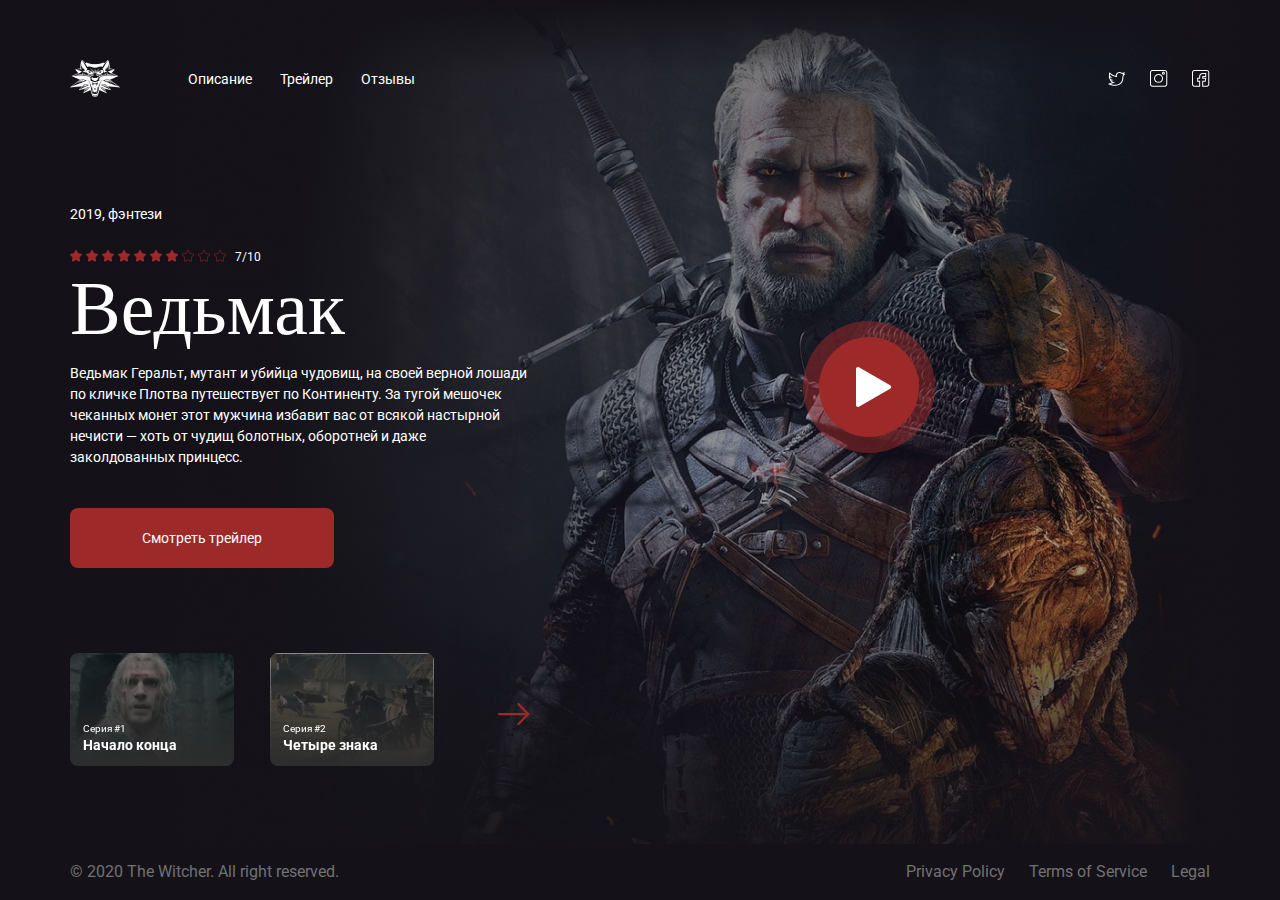
<file: index.html>
<!DOCTYPE html>
<html lang="en">

<head>
  <meta charset="UTF-8">
  <meta name="viewport" content="width=device-width, initial-scale=1.0">
  <meta http-equiv="X-UA-Compatible" content="ie=edge">
  <link href="https://fonts.googleapis.com/css?family=Roboto:400,700,900&display=swap&subset=cyrillic" rel="stylesheet">
  <link rel="stylesheet" href="css/animate.css">

  <link rel="stylesheet" href="css/swiper.min.css">
  <link rel="stylesheet" href="css/jquery.fancybox.min.css">
  <link rel="stylesheet" href="css/reset.css">
  <link rel="stylesheet" href="css/style.css">
  <title>The Witcher</title>
</head>

<body>
  <header>
    <div class="container">
      <div class="header  ">
        <img src="img/logo.png" alt="logo" class="logo">
        <div class="menu-list">
          <a href="#" class="menu-link">Описание</a>
          <a href="#" class="menu-link">Трейлер</a>
          <a href="#" class="menu-link">Отзывы</a>
        </div>
        <div class="social">
          <div>
            <a href="#" class="social-link"><img src="img/social/twitter.svg" alt=""></a>
            <a href="#" class="social-link"><img src="img/social/instagram.svg" alt=""></a>
            <a href="#" class="social-link"><img src="img/social/facebook.svg" alt=""></a>
          </div>
        </div>
      </div>
      <!-- /.header -->
      <div class="menu-button "></div>
    </div>
    <!-- /.container -->
  </header>
  <main>
    <div class="container">
      <div class="main-content">
        <div class="content">
          <span class="genre animated fadeInRight">2019, фэнтези</span>
          <div class="rating animated fadeInRight">
            <div class="rating-stars">
              <img class="img-fluid" src="img\star.svg" alt="star">
              <img class="img-fluid" src="img\star.svg" alt="star">
              <img class="img-fluid" src="img\star.svg" alt="star">
              <img class="img-fluid" src="img\star.svg" alt="star">
              <img class="img-fluid" src="img\star.svg" alt="star">
              <img class="img-fluid" src="img\star.svg" alt="star">
              <img class="img-fluid" src="img\star.svg" alt="star">
              <img class="img-fluid" src="img\staro.svg" alt="star">
              <img class="img-fluid" src="img\staro.svg" alt="star">
              <img class="img-fluid" src="img\staro.svg" alt="star">
            </div>
            <div class="rating-number">7/10</div>
          </div>
          <!-- /.rating -->
          <h1 class="main-title animated fadeInRight">Ведьмак </h1>
          <p class="main-discription animated fadeInRight"> Ведьмак Геральт, мутант и убийца чудовищ, на своей верной
            лошади по кличке Плотва
            путешествует по Континенту. За тугой мешочек чеканных монет этот мужчина избавит вас от всякой настырной
            нечисти — хоть от чудищ болотных, оборотней и даже заколдованных принцесс. </p>
          <a data-fancybox href="https://www.youtube.com/watch?v=EUizTA1nrfA"
            class="button animated fadeInRight">Смотреть
            трейлер</a>
        </div>
        <a data-fancybox href="https://www.youtube.com/watch?v=EUizTA1nrfA" class="play">
          <img src="img/play.svg" alt="play" class="play-img">
        </a>
      </div>
      <!-- /.main-content -->

      <div class="series">
        <!-- Slider main container -->
        <div class="swiper-container">
          <!-- Additional required wrapper -->
          <div class="swiper-wrapper">
            <!-- Slides -->
            <div class="swiper-slide">
              <div class="card series-1">
                <span class="card-subtitle">Серия #1</span>
                <h2 class="card-title">Начало конца</h2>
              </div>
            </div>
            <div class="swiper-slide">
              <div class="card series-2 card">
                <span class="card-subtitle">Серия #2</span>
                <h2 class="card-title">Четыре знака</h2>
              </div>
            </div>
            <div class="swiper-slide">
              <div class="card series-3 card ">
                <span class="card-subtitle">Серия #3</span>
                <h2 class="card-title">Предательская луна</h2>
              </div>
            </div>
            <div class="swiper-slide">
              <div class="card series-4 card">
                <span class="card-subtitle">Серия #4</span>
                <h2 class="card-title">Банкеты, ублюдки и похороны</h2>
              </div>
            </div>
            <div class="swiper-slide">
              <div class="card series-5 card">
                <span class="card-subtitle">Серия #5</span>
                <h2 class="card-title">Желания из бутылки</h2>
              </div>
            </div>
            <div class="swiper-slide">
              <div class="card series-6 card">
                <span class="card-subtitle">Серия #6</span>
                <h2 class="card-title">Редкие виды</h2>
              </div>
            </div>
            <div class="swiper-slide">
              <div class="card series-7 card">
                <span class="card-subtitle">Серия #7</span>
                <h2 class="card-title">Перед падением</h2>
              </div>
            </div>
            <div class="swiper-slide">
              <div class="card series-8 card">
                <span class="card-subtitle">Серия #8</span>
                <h2 class="card-title">Нечто большее</h2>
              </div>
            </div>
          </div>
        </div>
        <button class="arrow"></button>
        <!-- /.container -->
      </div>

  </main>
  <footer class="footer">
    <div class="container">
      <div class="footer-content">
        <div class="left">
          <span class="copyright">© 2020 The Witcher. All right reserved.</span>
        </div>
        <!-- /.left -->
        <div class="right">
          <nav class="footer-menu">
            <a href="#" class="footer-link">Privacy Policy</a>
            <a href="#" class="footer-link">Terms of Service</a>
            <a href="#" class="footer-link">Legal</a>
          </nav>
        </div>
        <!-- /.right -->
      </div>
      <!-- /.footer-content -->
    </div>
    <!-- /.container -->
  </footer>
  <script src="https://cdn.jsdelivr.net/npm/jquery@3.4.1/dist/jquery.min.js"></script>
  <script src="js/jquery.fancybox.min.js"></script>
  <script src="js/swiper.min.js"></script>
  <script src="js/main.js"></script>
</body>

</html>
</file>
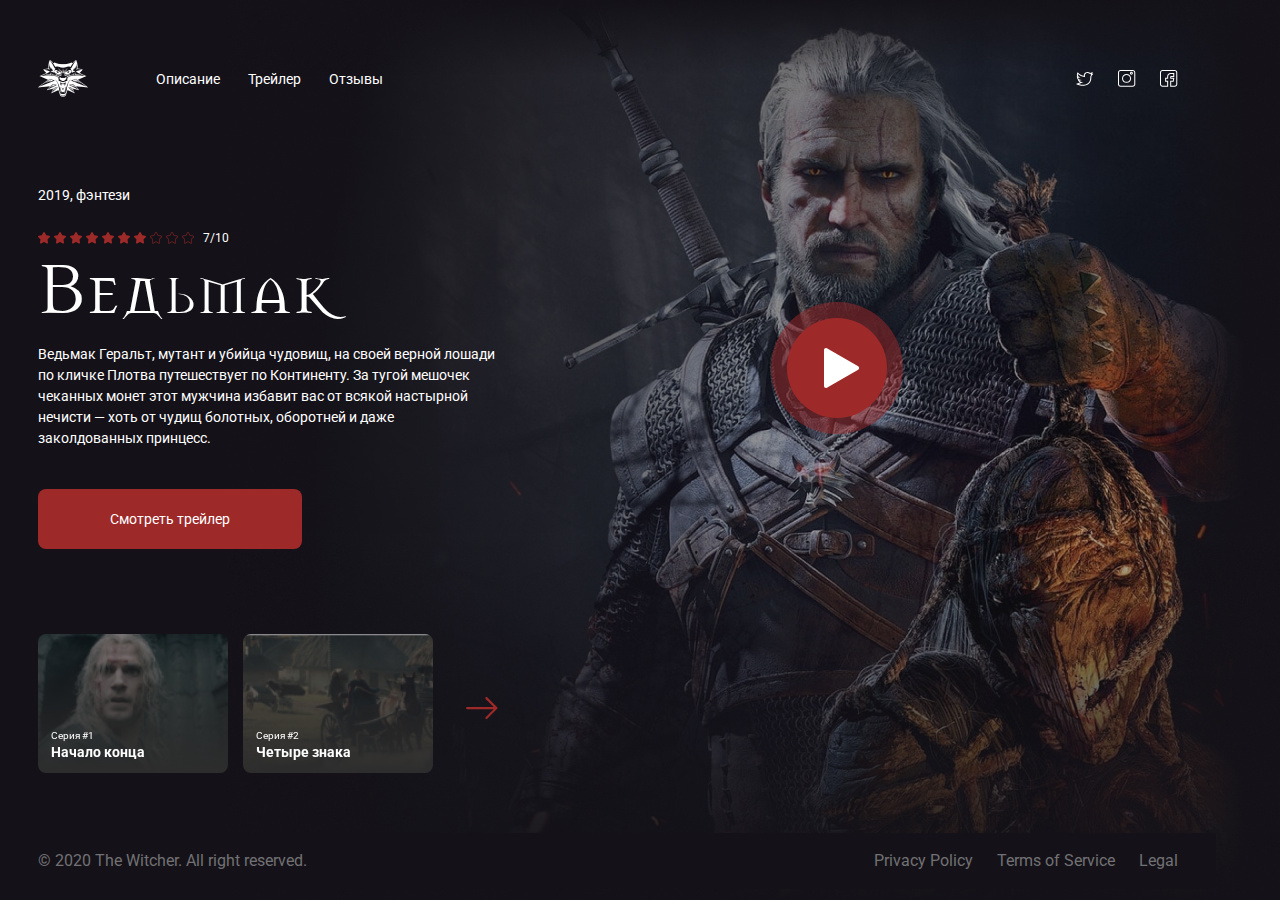
<file: src/index.html>
<!DOCTYPE html>
<html lang="en">

<head>
  <meta charset="UTF-8">
  <meta name="viewport" content="width=device-width, initial-scale=1.0">
  <meta http-equiv="X-UA-Compatible" content="ie=edge">
  <link href="https://fonts.googleapis.com/css?family=Roboto:400,700,900&display=swap&subset=cyrillic" rel="stylesheet">
  <link rel="stylesheet" href="css/animate.css">

  <link rel="stylesheet" href="css/swiper.min.css">
  <link rel="stylesheet" href="css/jquery.fancybox.min.css">
  <link rel="stylesheet" href="css/reset.css">
  <link rel="stylesheet" href="css/style.css">
  <title>Document</title>
</head>

<body>
  <header>
    <div class="container">
      <div class="header  ">
        <img src="img/logo.png" alt="logo" class="logo">
        <div class="menu-list">
          <a href="#" class="menu-link">Описание</a>
          <a href="#" class="menu-link">Трейлер</a>
          <a href="#" class="menu-link">Отзывы</a>
        </div>
        <div class="social">
          <div>
            <a href="#" class="social-link"><img src="img/social/twitter.svg" alt=""></a>
            <a href="#" class="social-link"><img src="img/social/instagram.svg" alt=""></a>
            <a href="#" class="social-link"><img src="img/social/facebook.svg" alt=""></a>
          </div>
        </div>
      </div>
      <!-- /.header -->
      <div class="menu-button "></div>
    </div>
    <!-- /.container -->
  </header>
  <main>
    <div class="container">
      <div class="main-content">
        <div class="content">
          <span class="genre animated fadeInRight">2019, фэнтези</span>
          <div class="rating animated fadeInRight">
            <div class="rating-stars">
              <img class="img-fluid" src="img\star.svg" alt="star">
              <img class="img-fluid" src="img\star.svg" alt="star">
              <img class="img-fluid" src="img\star.svg" alt="star">
              <img class="img-fluid" src="img\star.svg" alt="star">
              <img class="img-fluid" src="img\star.svg" alt="star">
              <img class="img-fluid" src="img\star.svg" alt="star">
              <img class="img-fluid" src="img\star.svg" alt="star">
              <img class="img-fluid" src="img\staro.svg" alt="star">
              <img class="img-fluid" src="img\staro.svg" alt="star">
              <img class="img-fluid" src="img\staro.svg" alt="star">
            </div>
            <div class="rating-number">7/10</div>
          </div>
          <!-- /.rating -->
          <h1 class="main-title animated fadeInRight">Ведьмак </h1>
          <p class="main-discription animated fadeInRight"> Ведьмак Геральт, мутант и убийца чудовищ, на своей верной
            лошади по кличке Плотва
            путешествует по Континенту. За тугой мешочек чеканных монет этот мужчина избавит вас от всякой настырной
            нечисти — хоть от чудищ болотных, оборотней и даже заколдованных принцесс. </p>
          <a data-fancybox href="https://www.youtube.com/watch?v=EUizTA1nrfA"
            class="button animated fadeInRight">Смотреть
            трейлер</a>
        </div>
        <a data-fancybox href="https://www.youtube.com/watch?v=EUizTA1nrfA" class="play">
          <img src="img/play.svg" alt="play" class="play-img">
        </a>
      </div>
      <!-- /.main-content -->

      <div class="series">
        <!-- Slider main container -->
        <div class="swiper-container">
          <!-- Additional required wrapper -->
          <div class="swiper-wrapper">
            <!-- Slides -->
            <div class="swiper-slide">
              <div class="card series-1">
                <span class="card-subtitle">Серия #1</span>
                <h2 class="card-title">Начало конца</h2>
              </div>
            </div>
            <div class="swiper-slide">
              <div class="card series-2 card">
                <span class="card-subtitle">Серия #2</span>
                <h2 class="card-title">Четыре знака</h2>
              </div>
            </div>
            <div class="swiper-slide">
              <div class="card series-3 card ">
                <span class="card-subtitle">Серия #3</span>
                <h2 class="card-title">Предательская луна</h2>
              </div>
            </div>
            <div class="swiper-slide">
              <div class="card series-4 card">
                <span class="card-subtitle">Серия #4</span>
                <h2 class="card-title">Банкеты, ублюдки и похороны</h2>
              </div>
            </div>
            <div class="swiper-slide">
              <div class="card series-5 card">
                <span class="card-subtitle">Серия #5</span>
                <h2 class="card-title">Желания из бутылки</h2>
              </div>
            </div>
            <div class="swiper-slide">
              <div class="card series-6 card">
                <span class="card-subtitle">Серия #6</span>
                <h2 class="card-title">Редкие виды</h2>
              </div>
            </div>
            <div class="swiper-slide">
              <div class="card series-7 card">
                <span class="card-subtitle">Серия #7</span>
                <h2 class="card-title">Перед падением</h2>
              </div>
            </div>
            <div class="swiper-slide">
              <div class="card series-8 card">
                <span class="card-subtitle">Серия #8</span>
                <h2 class="card-title">Нечто большее</h2>
              </div>
            </div>
          </div>
        </div>
        <button class="arrow"></button>
        <!-- /.container -->
      </div>

  </main>
  <footer class="footer">
    <div class="container">
      <div class="footer-content">
        <div class="left">
          <span class="copyright">© 2020 The Witcher. All right reserved.</span>
        </div>
        <!-- /.left -->
        <div class="right">
          <nav class="footer-menu">
            <a href="#" class="footer-link">Privacy Policy</a>
            <a href="#" class="footer-link">Terms of Service</a>
            <a href="#" class="footer-link">Legal</a>
          </nav>
        </div>
        <!-- /.right -->
      </div>
      <!-- /.footer-content -->
    </div>
    <!-- /.container -->
  </footer>
  <script src="https://cdn.jsdelivr.net/npm/jquery@3.4.1/dist/jquery.min.js"></script>
  <script src="js/jquery.fancybox.min.js"></script>
  <script src="js/swiper.min.js"></script>
  <script src="js/main.js"></script>
</body>

</html>
</file>
<file: css/style.css>
*,
*:before,
*:after {
  box-sizing: border-box;
}

@font-face {
  font-family: "MasonChronicles";
  src: url("../fonts/MasonChronicles.woff") format("woff"), url("../fonts/4026.woff2") format("woff2");
  font-weight: normal;
  font-style: normal;
}

body {
  background-color: #141218;
  font-family: "Roboto", sans-serif;
  font-style: normal;
  font-weight: normal;
  color: #ffffff;
  min-height: 100vh;
  display: flex;
  flex-direction: column;
  justify-content: space-between;
  background-image: url("../img/background.jpg");
  background-repeat: no-repeat;
  background-position: top right 20%;
  background-attachment: fixed;
}
.container {
  width: 95%;
  max-width: 1140px;
  margin: auto;
  overflow: hidden;
}

.header {
  display: flex;
  align-items: center;
  justify-content: space-between;
  padding-top: 60px;
  margin-bottom: 90px;
}

.menu-list {
  margin-right: auto;
  margin-left: 68px;
  outline: none;
}

.menu-link {
  font-size: 14px;
  line-height: 16px;
  color: #ffffff;
  text-decoration: none;
  margin-right: 24px;
  outline: none;
}

.social-link {
  margin-left: 20px;
  text-decoration: none;
  outline: none;
}

.genre {
  font-size: 14px;
  line-height: 16px;
  display: block;
  margin-bottom: 26px;
  animation-delay: 0.1s;
}

.rating {
  display: flex;
  align-items: baseline;
  animation-delay: 0.3s;
}

.rating-number {
  font-size: 12px;
  line-height: 14px;
  margin-left: 9px;
}

.main-content {
  display: flex;
  align-items: center;
  margin-bottom: 85px;
}

.main-title {
  font-family: "4026", serif;
  font-size: 76px;
  line-height: 89px;
  margin-bottom: 10px;
  animation-delay: 0.5s;
}

.main-discription {
  max-width: 458px;
  font-size: 14px;
  line-height: 150%;
  margin-bottom: 40px;
  animation-delay: 0.7s;
}

.button {
  display: inline-block;
  color: #ffffff;
  padding: 22px 72px;
  font-size: 14px;
  line-height: 16px;
  background: #9d2929;
  border-radius: 8px;
  border: none;
  text-decoration: none;
  animation-delay: 1s;
}

.button:active {
  color: #fff;
}

.play-img {
  position: relative;
  transform: translateX(5px);
}

.play {
  display: flex;
  align-items: center;
  justify-content: center;
  background: #9d2929;
  width: 100px;
  height: 100px;
  border-radius: 50%;
  border: none;
  position: relative;
  margin: auto;
}

.play:before {
  content: "";
  width: 132px;
  height: 132px;
  background: #9d2929;
  opacity: 0.5;
  position: absolute;
  border-radius: 50%;
  animation: pulse 0.5s ease-in-out 2s infinite;
}

/* slider */
.series {
  display: flex;
  align-items: center;
  position: relative;
  max-width: 420px;
}

.card {
  width: 164px;
  height: 113px;

  border-radius: 8px;
  display: flex;
  flex-direction: column;
  justify-content: flex-end;
  padding: 13px;
  margin-right: 30px;
}

.card-subtitle {
  font-size: 10px;
  line-height: 12px;
  margin-bottom: 2px;
}

.card-title {
  font-weight: bold;
  font-size: 14px;
  line-height: 16px;
}

.series-1 {
  background: linear-gradient(180deg, rgba(20, 18, 24, 0.5) 0%, #2d2d2d 100%), url("../img/series/card-image.png");
  background-repeat: no-repeat;
  background-size: cover;
  background-position: center center;
  text-decoration: none;
  color: white;
}
.series-2 {
  background: linear-gradient(180deg, rgba(20, 18, 24, 0.5) 0%, #2d2d2d 100%), url("../img/series/card-image2.png");
  background-repeat: no-repeat;
  background-size: cover;
  background-position: center center;
  text-decoration: none;
  color: white;
}
.series-3 {
  background: linear-gradient(180deg, rgba(20, 18, 24, 0.5) 0%, #2d2d2d 100%), url("../img/series/card-image3.png");
  background-repeat: no-repeat;
  background-size: cover;
  background-position: center center;
  text-decoration: none;
  color: white;
}
.series-4 {
  background: linear-gradient(180deg, rgba(20, 18, 24, 0.5) 0%, #2d2d2d 100%), url("../img/series/card-image4.png");
  background-repeat: no-repeat;
  background-size: cover;
  background-position: center center;
  text-decoration: none;
  color: white;
}
.series-5 {
  background: linear-gradient(180deg, rgba(20, 18, 24, 0.5) 0%, #2d2d2d 100%), url("../img/series/card-image5.png");
  background-repeat: no-repeat;
  background-size: cover;
  background-position: center center;
  text-decoration: none;
  color: white;
}
.series-6 {
  background: linear-gradient(180deg, rgba(20, 18, 24, 0.5) 0%, #2d2d2d 100%), url("../img/series/card-image6.png");
  background-repeat: no-repeat;
  background-size: cover;
  background-position: center center;
  text-decoration: none;
  color: white;
}
.series-7 {
  background: linear-gradient(180deg, rgba(20, 18, 24, 0.5) 0%, #2d2d2d 100%), url("../img/series/card-image7.png");
  background-repeat: no-repeat;
  background-size: cover;
  background-position: center center;
  text-decoration: none;
  color: white;
}
.series-8 {
  background: linear-gradient(180deg, rgba(20, 18, 24, 0.5) 0%, #2d2d2d 100%), url("../img/series/card-image8.png");
  background-repeat: no-repeat;
  background-size: cover;
  background-position: center center;
  text-decoration: none;
  color: white;
}
.arrow {
  width: 32px;
  height: 23px;
  border: none;
  background-image: url("../img/arrow.svg");
  background-repeat: no-repeat;
  background-position: center;
  background-color: transparent;
  position: absolute;
  top: 45%;
  right: -40px;
}

.swiper-container {
  max-width: 400px;
  margin-left: 0;
}

/* footer */
.footer {
  margin-top: 60px;
  background: #141218;
  padding: 20px 0;
}

.footer-content {
  display: flex;
  justify-content: space-between;
}

.footer-link {
  text-decoration: none;
  color: #727174;
  margin-left: 20px;
}

.copyright {
  color: #727174;
}

.menu-button {
  display: none;
}

/* Responsive */
@media (max-width: 760px) {
  .play {
    display: none;
  }

  .footer-content {
    flex-direction: column;
    align-items: flex-start;
  }

  .copyright {
    margin-bottom: 8px;
    display: block;
  }
  .footer-link {
    margin-left: 20px;
  }
  .footer-link:first-child {
    margin-left: 0;
  }
}

@media (max-width: 540px) {
  .menu-button {
    display: block;
    position: absolute;
    right: 35px;
    top: 40px;
    width: 30px;
    height: 2px;
    background-color: #fff;
  }

  .menu-button:before {
    content: "";
    display: block;
    position: absolute;
    right: 0;
    top: 0;
    width: 30px;
    height: 2px;
    background-color: #fff;
    transition: transform 0.2s;
    margin-top: -7px;
  }

  .menu-button:after {
    content: "";
    display: block;
    position: absolute;
    right: 0;
    top: 0;
    width: 30px;
    height: 2px;
    background-color: #fff;
    transition: transform 0.2s;
    margin-top: 7px;
  }

  .menu-button-active {
    height: 0;
  }

  .menu-button-active:before {
    transform: rotate(45deg);
    margin-top: 0;
  }

  .menu-button-active:after {
    transform: rotate(-45deg);
    margin-top: 0;
  }

  .header {
    display: none;
    flex-direction: column;
    position: absolute;
    right: 0;
    top: 0;
    background-color: #9d2929;
    width: 210px;
    padding-bottom: 40px;
    padding-top: 20px;
    transition: opacity 0.5s;
    border-bottom-left-radius: 80px;
    z-index: 0;
  }

  .header-active {
    display: flex;
  }

  .logo {
    margin-bottom: 25px;
  }

  .menu-list {
    margin: auto;
    order: 2;
    display: flex;
    flex-direction: column;
    align-items: center;
  }

  .menu-link {
    margin-right: 0;
    margin-bottom: 13px;
  }

  .social {
    order: 1;
    margin-bottom: 22px;
  }

  .social-link:first-child {
    margin: 0;
  }
  .swiper-container {
    width: 80%;
  }

  .main-content {
    margin-top: 196px;
  }
  .arrow {
    right: 0%;
  }
  .main-title {
    font-size: 56px;
  }

  .series {
    width: 80%;
  }
  .container {
    max-width: 85%;
    margin: auto;
  }
}
</file>
<file: src/css/style.css>
@font-face {
  font-family: '4026';
  src: url('../fonts/4026.woff2') format('woff2');
  font-weight: normal;
  font-style: normal;
}

@font-face {
  font-family: 'MasonChronicles';
  src: url('../fonts/MasonChronicles.woff') format('woff');
  font-weight: normal;
  font-style: normal;
}

body {

  background-color: #141218;
  font-family: 'Roboto',
    sans-serif;
  font-style: normal;
  font-weight: normal;
  color: #FFFFFF;
  height: 100%;
  display: flex;
  flex-direction: column;
  justify-content: space-between;
  background-image: url('../img/background.jpg');
  background-repeat: no-repeat;
  background-position: top right;
  max-width: 95%;



}

.container {
  width: 95%;
  max-width: 1140px;
  margin: auto;
}

.header {
  display: flex;
  align-items: center;
  justify-content: space-between;
  padding-top: 60px;
  margin-bottom: 90px;
}

.menu-list {
  margin-right: auto;
  margin-left: 68px;

}

.menu-link {


  font-size: 14px;
  line-height: 16px;
  color: #FFFFFF;
  text-decoration: none;
  margin-right: 24px;
}

.social-link {
  margin-left: 20px;
  text-decoration: none;

}

.genre {
  font-size: 14px;
  line-height: 16px;
  display: block;
  margin-bottom: 26px;
  animation-delay: 0.1s;
}

.rating {
  display: flex;
  align-items: baseline;
  animation-delay: 0.3s;
}

.rating-number {
  font-size: 12px;
  line-height: 14px;
  margin-left: 9px;
}

.main-content {
  display: flex;
  align-items: center;
  margin-bottom: 85px;
}

.main-title {
  font-family: '4026', serif;
  font-size: 76px;
  line-height: 89px;
  margin-bottom: 10px;
  animation-delay: 0.5s;
}

.main-discription {

  max-width: 458px;
  font-size: 14px;
  line-height: 150%;
  margin-bottom: 40px;
  animation-delay: 0.7s;
}

.button {
  display: inline-block;
  color: #FFFFFF;
  padding: 22px 72px;
  font-size: 14px;
  line-height: 16px;
  background: #9D2929;
  border-radius: 8px;
  border: none;
  text-decoration: none;
  animation-delay: 1s;
}

.button:active {
  color: #fff;
}

.play-img {
  position: relative;
  transform: translateX(5px);
}

.play {
  display: flex;
  align-items: center;
  justify-content: center;
  background: #9D2929;
  width: 100px;
  height: 100px;
  border-radius: 50%;
  border: none;
  position: relative;
  margin: auto;


}

.play:before {
  content: '';
  width: 132px;
  height: 132px;
  background: #9D2929;
  opacity: 0.5;
  position: absolute;
  border-radius: 50%;
  animation: pulse 0.5s ease-in-out 2s infinite;

}

/* slider */
.series {
  display: flex;
  align-items: center;
  position: relative;
  max-width: 420px;
}

.card {

  width: 164px;
  height: 113px;

  border-radius: 8px;
  display: flex;
  flex-direction: column;
  justify-content: flex-end;
  padding: 13px;
  margin-right: 30px;
}

.card-subtitle {
  font-size: 10px;
  line-height: 12px;
  margin-bottom: 2px;
}

.card-title {
  font-weight: bold;
  font-size: 14px;
  line-height: 16px;
}



.series-1 {
  background: linear-gradient(180deg, rgba(20, 18, 24, 0.5) 0%, #2D2D2D 100%),
    url('../img/series/card-image.png');
  ;
}

.series-2 {
  background: linear-gradient(180deg, rgba(20, 18, 24, 0.5) 0%, #2D2D2D 100%),
    url('../img/series/card-image2.png');
}

.series-3 {
  background: linear-gradient(180deg, rgba(20, 18, 24, 0.5) 0%, #2D2D2D 100%),
    url('../img/series/card-image3.png');
}

.series-4 {
  background: linear-gradient(180deg, rgba(20, 18, 24, 0.5) 0%, #2D2D2D 100%),
    url('../img/series/card-image4.png');
}

.series-5 {
  background: linear-gradient(180deg, rgba(20, 18, 24, 0.5) 0%, #2D2D2D 100%),
    url('../img/series/card-image5.png');
}

.series-6 {
  background: linear-gradient(180deg, rgba(20, 18, 24, 0.5) 0%, #2D2D2D 100%),
    url('../img/series/card-image6.png');
}

.series-7 {
  background: linear-gradient(180deg, rgba(20, 18, 24, 0.5) 0%, #2D2D2D 100%),
    url('../img/series/card-image7.png');
}

.series-8 {
  background: linear-gradient(180deg, rgba(20, 18, 24, 0.5) 0%, #2D2D2D 100%),
    url('../img/series/card-image8.png');
}

.card {

  background-repeat: no-repeat;
  background-size: cover;
  background-position: center center
}

.arrow {
  width: 32px;
  height: 23px;
  border: none;
  background-image: url('../img/arrow.svg');
  background-repeat: no-repeat;
  background-position: center;
  background-color: transparent;
  position: absolute;
  top: 45%;
  right: -40px;

}

.swiper-container {
  max-width: 400px;
  margin-left: 0;
}

/* footer */
.footer {
  margin-top: 60px;
  background: #141218;
  padding: 20px 0;
}

.footer-content {
  display: flex;
  justify-content: space-between;
}

.footer-link {
  text-decoration: none;
  color: #727174;
  margin-left: 20px;
}

.copyright {
  color: #727174;
}

.menu-button {
  display: none;
}

/* Responsive */
@media(max-width:760px) {
  .play {
    display: none;

  }

  .footer-content {
    flex-direction: column;
    align-items: flex-start;
  }

  .copyright {
    margin-bottom: 8px;
    display: block;
  }

  .footer-link:first-child {
    margin-left: 0;

  }
}

@media(max-width:540px) {
  .menu-button {
    display: block;
    position: absolute;
    right: 35px;
    top: 40px;
    width: 30px;
    height: 2px;
    background-color: #fff;

  }

  .menu-button:before {
    content: '';
    display: block;
    position: absolute;
    right: 0;
    top: 0;
    width: 30px;
    height: 2px;
    background-color: #fff;
    transition: transform 0.2s;
    margin-top: -7px;
  }

  .menu-button:after {
    content: '';
    display: block;
    position: absolute;
    right: 0;
    top: 0;
    width: 30px;
    height: 2px;
    background-color: #fff;
    transition: transform 0.2s;
    margin-top: 7px;
  }

  .menu-button-active {
    height: 0;
  }

  .menu-button-active:before {
    transform: rotate(45deg);
    margin-top: 0;
  }

  .menu-button-active:after {
    transform: rotate(-45deg);
    margin-top: 0;
  }

  .header {
    display: none;
    flex-direction: column;
    position: absolute;
    right: 0;
    top: 0;
    background-color: #9D2929;
    width: 250px;
    padding-bottom: 40px;
  }

  .header-active {
    display: flex;
  }

  .logo {
    margin-bottom: 25px;
  }

  .menu-list {
    margin: auto;
    order: 2;
    display: flex;
    flex-direction: column;
    align-items: center;

  }

  .menu-link {
    margin-right: 0;
    margin-bottom: 13px;
  }

  .social {
    order: 1;
    margin-bottom: 22px;
  }

  .social-link:first-child {
    margin: 0;
  }

  .arrow {
    right: -30px;
  }


  .main-content {
    margin-top: 196px;
  }

  .main-title {
    font-size: 56px;
  }

  .series {
    width: 80%;
  }
}
</file>
